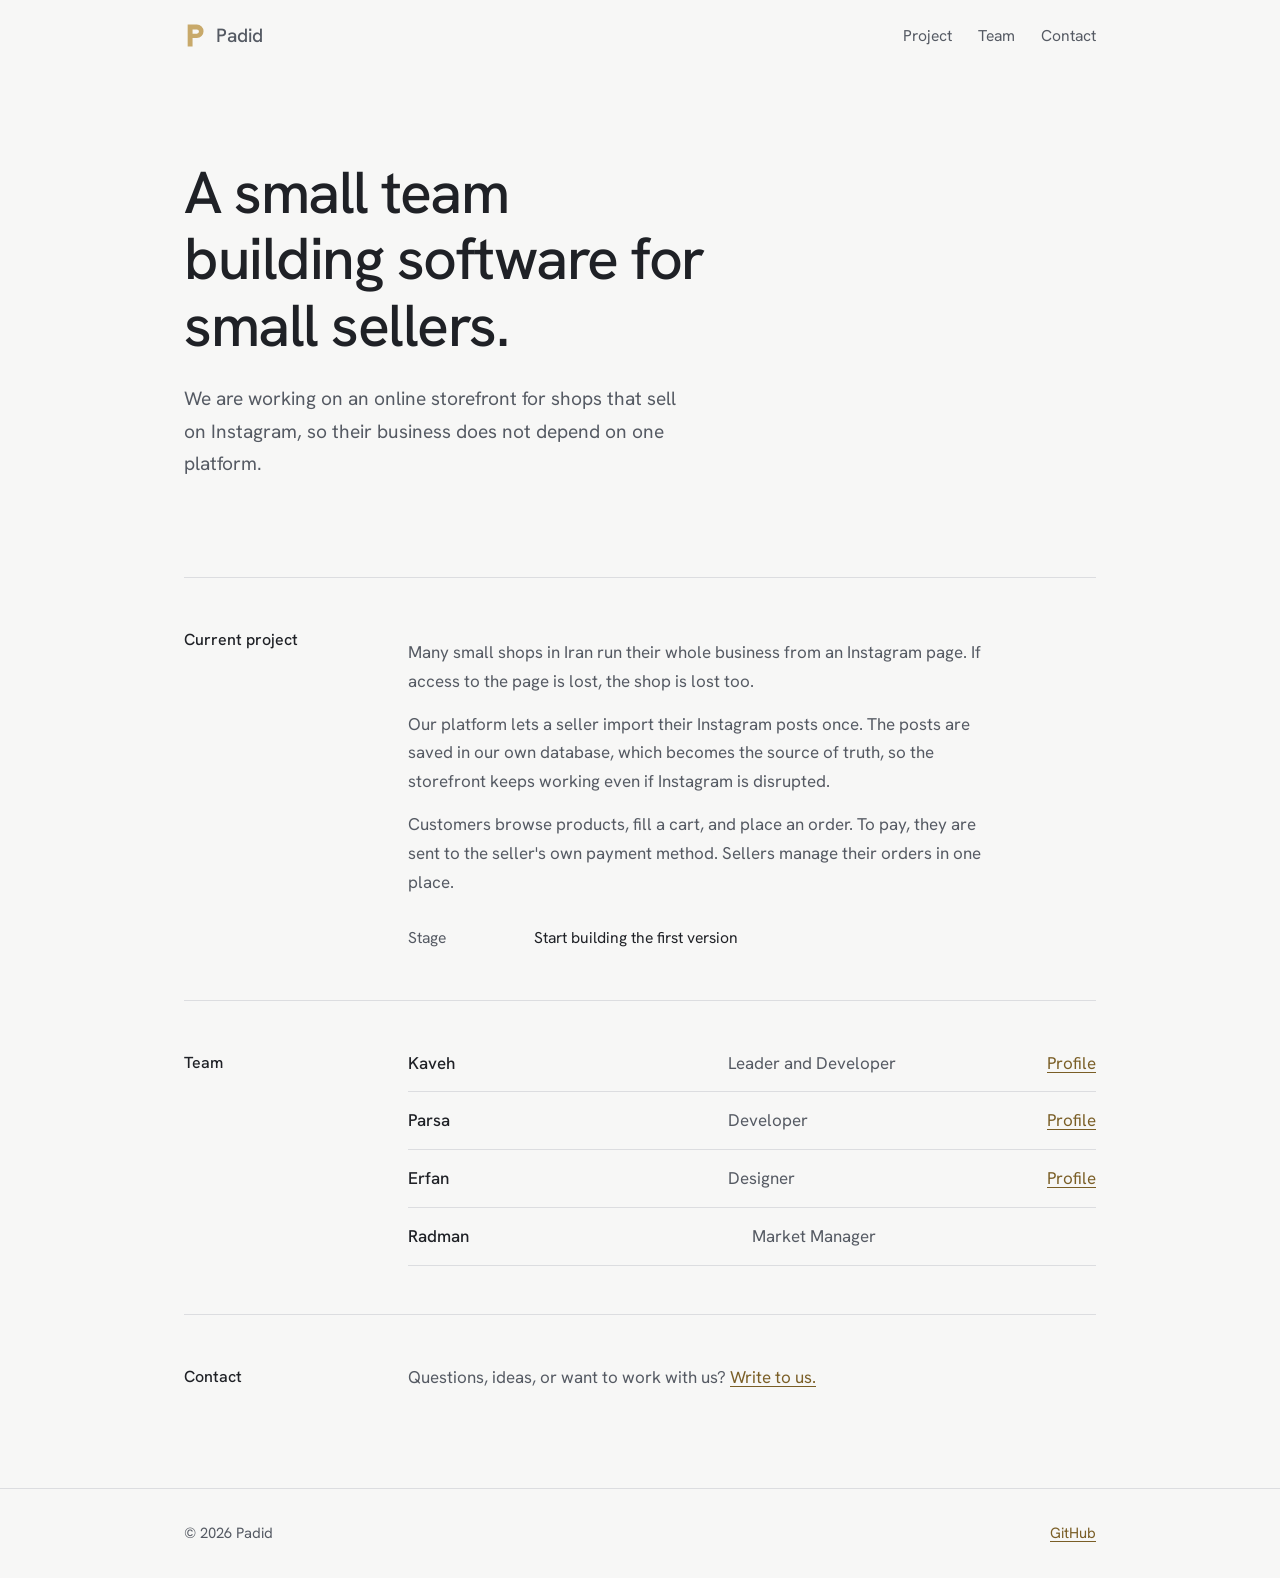
<file: index.html>
<!doctype html>
<html lang="en">
<head>
<meta charset="utf-8">
<meta name="viewport" content="width=device-width, initial-scale=1">
<title>Padid</title>
<meta name="description" content="padid is a small team building software for small online sellers.">
<link rel="icon" href="data:image/svg+xml,%3Csvg xmlns='http://www.w3.org/2000/svg' viewBox='0 0 36 40'%3E%3Cpath fill='%23C8A96A' fill-rule='evenodd' d='M6 2h15a11 11 0 0 1 0 22h-7v14H6zM14 10v7h7a3.5 3.5 0 0 0 0-7z'/%3E%3C/svg%3E">
<link rel="preconnect" href="https://fonts.googleapis.com">
<link rel="preconnect" href="https://fonts.gstatic.com" crossorigin>
<link href="https://fonts.googleapis.com/css2?family=Hanken+Grotesk:wght@400;500&display=swap" rel="stylesheet">
<link rel="stylesheet" href="/assets/css/style.css">
</head>
<body>
<header>
  <div class="wrap">
    <a class="brand" href="index.html" aria-label="padid home">
      <svg viewBox="0 0 36 40" aria-hidden="true"><path fill-rule="evenodd" d="M6 2h15a11 11 0 0 1 0 22h-7v14H6zM14 10v7h7a3.5 3.5 0 0 0 0-7z"/></svg>
      Padid
    </a>
    <nav>
      <a href="#project">Project</a>
      <a href="#team">Team</a>
      <a href="/assets/pages/contact.html">Contact</a>
    </nav>
  </div>
</header>

<main>
  <div class="wrap hero">
    <h1>A small team building software for small sellers.</h1>
    <p>We are working on an online storefront for shops that sell on Instagram, so their business does not depend on one platform.</p>
  </div>

  <div class="wrap">
    <section class="row" id="project">
      <h2>Current project</h2>
      <div>
        <h3 data-name>Sanjaab</h3>
        <p>Many small shops in Iran run their whole business from an Instagram page. If access to the page is lost, the shop is lost too.</p>
        <p>Our platform lets a seller import their Instagram posts once. The posts are saved in our own database, which becomes the source of truth, so the storefront keeps working even if Instagram is disrupted.</p>
        <p>Customers browse products, fill a cart, and place an order. To pay, they are sent to the seller's own payment method. Sellers manage their orders in one place.</p>
        <dl>
          <dt>Stage</dt><dd>Start building the first version</dd>
          <!-- <dt>Built with</dt><dd>Go, PostgreSQL, plain HTML, CSS and JavaScript</dd> -->
        </dl>
      </div>
    </section>

    <section class="row" id="team">
      <h2>Team</h2>
      <ul class="people" id="people"></ul>
    </section>

    <section class="row">
      <h2>Contact</h2>
      <div>
        <p>Questions, ideas, or want to work with us? <a href="/assets/pages/contact.html">Write to us.</a></p>
      </div>
    </section>
  </div>
</main>

<footer>
  <div class="wrap">
    <span>&copy; <span data-year></span> Padid</span>
    <span><a data-github href="#">GitHub</a></span>
  </div>
</footer>
<script src="/assets/js/site.js"></script>
</body>
</html>
</file>
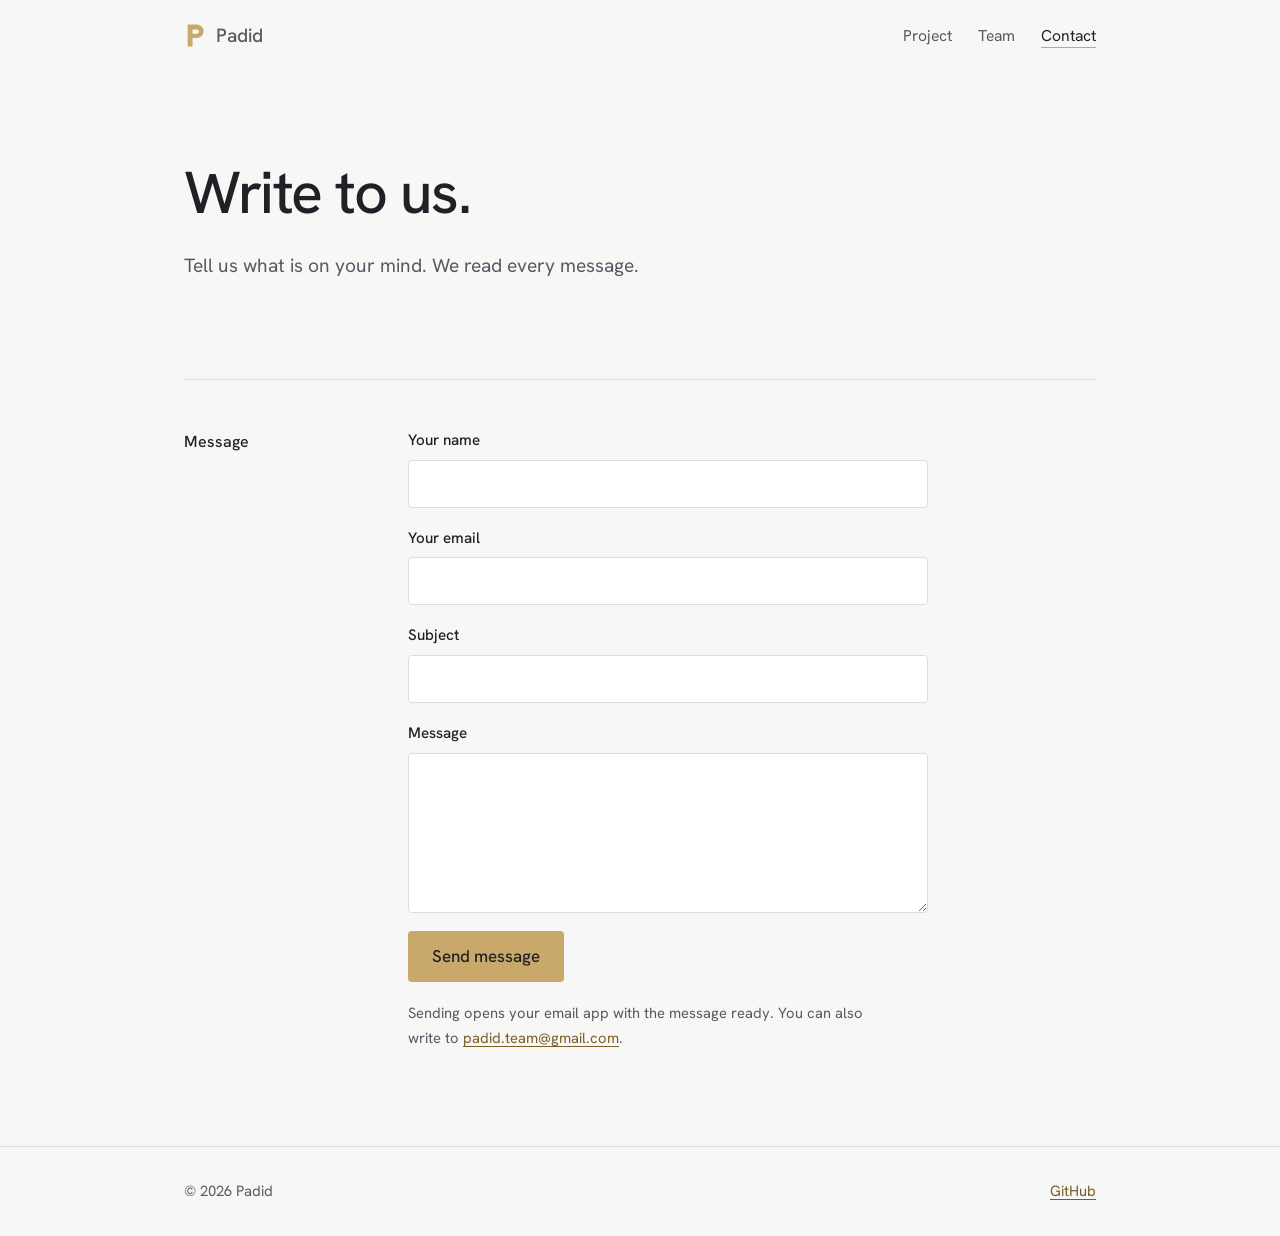
<file: assets/pages/contact.html>
<!doctype html>
<html lang="en">
<head>
<meta charset="utf-8">
<meta name="viewport" content="width=device-width, initial-scale=1">
<title>Contact | Padid</title>
<meta name="description" content="Send a message to the padid team.">
<link rel="icon" href="data:image/svg+xml,%3Csvg xmlns='http://www.w3.org/2000/svg' viewBox='0 0 36 40'%3E%3Cpath fill='%23C8A96A' fill-rule='evenodd' d='M6 2h15a11 11 0 0 1 0 22h-7v14H6zM14 10v7h7a3.5 3.5 0 0 0 0-7z'/%3E%3C/svg%3E">
<link rel="preconnect" href="https://fonts.googleapis.com">
<link rel="preconnect" href="https://fonts.gstatic.com" crossorigin>
<link href="https://fonts.googleapis.com/css2?family=Hanken+Grotesk:wght@400;500&display=swap" rel="stylesheet">
<link rel="stylesheet" href="/assets/css/style.css">
</head>
<body>
<header>
  <div class="wrap">
    <a class="brand" href="/index.html" aria-label="padid home">
      <svg viewBox="0 0 36 40" aria-hidden="true"><path fill-rule="evenodd" d="M6 2h15a11 11 0 0 1 0 22h-7v14H6zM14 10v7h7a3.5 3.5 0 0 0 0-7z"/></svg>
      Padid
    </a>
    <nav>
      <a href="/index.html#project">Project</a>
      <a href="/index.html#team">Team</a>
      <a href="contact.html" aria-current="page">Contact</a>
    </nav>
  </div>
</header>

<main>
  <div class="wrap hero">
    <h1>Write to us.</h1>
    <p>Tell us what is on your mind. We read every message.</p>
  </div>

  <div class="wrap">
    <section class="row">
      <h2>Message</h2>
      <div>
        <form id="contactForm">
          <label>Your name
            <input name="name" type="text" autocomplete="name" required>
          </label>
          <label>Your email
            <input name="email" type="email" autocomplete="email" required>
          </label>
          <label>Subject
            <input name="subject" type="text" required>
          </label>
          <label>Message
            <textarea name="message" required></textarea>
          </label>
          <button type="submit">Send message</button>
          <p class="note">Sending opens your email app with the message ready. You can also write to <a data-mail href="#"></a>.</p>
        </form>
      </div>
    </section>
  </div>
</main>

<footer>
  <div class="wrap">
    <span>&copy; <span data-year></span> Padid</span>
    <span><a data-github href="#">GitHub</a></span>
  </div>
</footer>
<script src="/assets/js/site.js"></script>
</body>
</html>
</file>
<file: assets/css/style.css>
/* Theme tokens. For dark mode later, override these under [data-theme="dark"] or a prefers-color-scheme query. */
:root{
  --bg:#F7F7F6;
  --ink:#1F2126;
  --text:#555A63;
  --line:#DCDDE0;
  --gold:#C8A96A;
  --gold-ink:#7A5E26;
  --field:#FFFFFF;
  --font:"Hanken Grotesk",system-ui,-apple-system,"Segoe UI",sans-serif;
}
*{box-sizing:border-box;margin:0}
body{background:var(--bg);color:var(--text);font:400 1.0625rem/1.7 var(--font);-webkit-font-smoothing:antialiased}
a{color:var(--gold-ink);text-underline-offset:3px}
a:hover{color:var(--ink)}
:focus-visible{outline:2px solid var(--gold);outline-offset:3px}
.wrap{max-width:960px;margin-inline:auto;padding-inline:24px}

header .wrap{display:flex;justify-content:space-between;align-items:center;height:72px}
.brand{display:flex;align-items:center;gap:10px;color:var(--text);font-weight:500;font-size:1.2rem;text-decoration:none}
.brand svg{width:22px;height:25px;fill:var(--gold)}
nav{display:flex;gap:26px;font-size:.98rem}
nav a{color:var(--text);text-decoration:none}
nav a:hover,nav a[aria-current]{color:var(--ink)}
nav a[aria-current]{text-decoration:underline;text-decoration-color:var(--gold);text-underline-offset:6px}

.hero{padding-block:88px 96px}
h1{color:var(--ink);font-weight:500;font-size:clamp(2.2rem,5.6vw,3.7rem);line-height:1.12;letter-spacing:-.025em;max-width:16ch}
.hero p{margin-top:24px;max-width:46ch;font-size:1.2rem}

.row{display:grid;grid-template-columns:200px 1fr;gap:24px;border-top:1px solid var(--line);padding-block:48px}
.row>h2{color:var(--ink);font-size:1rem;font-weight:500}
h3{color:var(--ink);font-weight:500;font-size:1.6rem;letter-spacing:-.01em;margin-bottom:12px}
.row p+p{margin-top:14px}
.row p{max-width:58ch}

dl{display:grid;grid-template-columns:110px 1fr;gap:8px 16px;margin-top:28px;font-size:.98rem}
dt{color:var(--text)}
dd{color:var(--ink)}

.people{list-style:none;padding:0}
.people li{display:grid;grid-template-columns:1fr 1fr auto;gap:16px;padding-block:14px;border-bottom:1px solid var(--line)}
.people li:first-child{padding-top:0}
.people b{color:var(--ink);font-weight:500}

form{display:grid;gap:18px;max-width:520px}
label{display:grid;gap:6px;color:var(--ink);font-size:.95rem;font-weight:500}
input,textarea{font:inherit;color:var(--ink);background:var(--field);border:1px solid var(--line);border-radius:4px;padding:10px 12px;width:100%}
textarea{min-height:160px;resize:vertical}
input:focus,textarea:focus{outline:2px solid var(--gold);outline-offset:0;border-color:var(--gold)}
button{justify-self:start;font:inherit;font-weight:500;color:var(--ink);background:var(--gold);border:0;border-radius:4px;padding:11px 24px;cursor:pointer}
button:hover{background:#d6ba7e}
.note{font-size:.92rem}

footer{border-top:1px solid var(--line);margin-top:48px;padding-block:32px;font-size:.93rem}
footer .wrap{display:flex;justify-content:space-between;flex-wrap:wrap;gap:12px}

@media (max-width:720px){
  .row{grid-template-columns:1fr;gap:12px;padding-block:36px}
  .hero{padding-block:56px 64px}
  .people li{grid-template-columns:1fr;gap:2px}
  nav{gap:18px}
}
</file>
